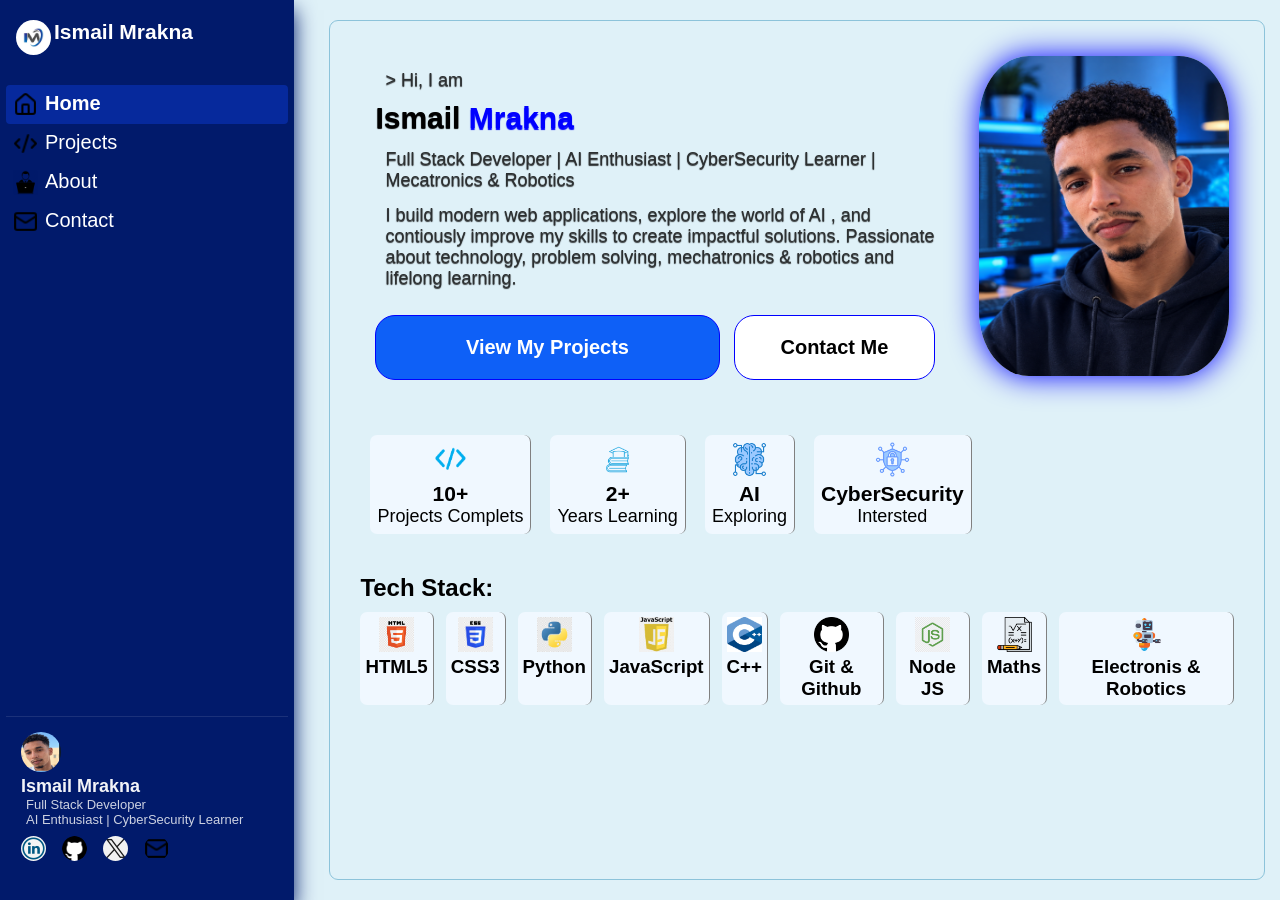
<file: index.html>
<!DOCTYPE html>
<html lang="en">
    <head>
        <meta charset="UTF-8">
        <meta name="viewport" content="width=device-width , initial-scale=1.0">
        <link rel="stylesheet" href="style.css">
        <title>Ismail Mrakna - portfolio</title>
    </head>
     <body>
        <header>
            <aside class="navigator">
                <div class="nav-first">
                    <div class="nav-logo">
                        <img class="logo" src="./images/imlogo.jpg" alt="Logo of site im" width="35px" height="35px"/>
                        <h1>Ismail Mrakna</h1>
                    </div>
                    <div class="nav_bar">
                        <a href="index.html" class="active"><img class="icon-nav" src="./images/house.png" alt="icon-nav house" width="25px" height="25px"/>Home</a>
                        <a href="projects.html" ><img class="icon-nav" src="./images/code-xml.png" alt="icon-nav code projects" width="25px" height="25px"/>Projects</a>
                        <a href="about.html" ><img class="icon-nav" src="./images/userh.png" alt="icon-nav person" width="25px" height="25px"/>About</a>
                        <a href="contact.html" ><img class="icon-nav" src="./images/mail.png" alt="icon-nav email" width="25px" height="25px"/>Contact</a>
                    </div>
                </div>
                <div class="nav-foot">
                    <img src="./images/profilelog.png" alt=" image profile Ismail" width="40px" height="40px">
                    <h2>Ismail Mrakna</h2>
                    <p>Full Stack Developer</p>
                    <p>AI Enthusiast | CyberSecurity Learner</p>
                    <div class="nav-link">
                        <a href="https://linkedin.com/in/ismailmrakna" target="_blank"><img  src="./images/linkedinblue2.png" alt="icon-link linkedin" width="25px" height="25px"/></a>
                        <a href="https://github.com/ismailmrakna-dev" target="_blank"><img  src="./images/githublogoo.webp" alt="icon-link github" width="25px" height="25px"></a>
                        <a href="https://x.com/mraknaismail" target="_blank"><img  src="./images/x-twitter-logo.png" alt="icon-link x twitter" width="25px" height="25px"/></a>
                        <a href="mraknaismail448@gmail.com" target="_blank"><img  src="./images/mail.png" alt="icon-link email" width="25px" height="25px"/></a>
                    </div>
                </div>
            </aside>
        </header>
        <main>
            <section class="content">
                <div class="presentation">
                    <div class="profile-text">
                        <p>> Hi, I am</p>
                        <h1>Ismail <span class="name">Mrakna</span></h1>
                        <p class="text-learn">Full Stack Developer | AI Enthusiast | CyberSecurity Learner | Mecatronics & Robotics</p>
                        <p class="text-intro">I build modern web applications, explore the world of AI , 
                            and contiously improve my skills to create impactful solutions.
                            Passionate about technology, problem solving, mechatronics & robotics  and lifelong learning.
                        </p>
                        <div>
                            <a href="projects.html"><button class="btn-project">View My Projects</button></a>
                            <a href="contact.html"><button class="btn-contact">Contact Me</button></a>
                        </div>

                    </div>
                    <div class="profile-img">
                        <img src="./images/profiledark.png" alt="profile of Ismail Mrakna" width="320px" height="320px">
                    </div>

                </div>
                <div class="profile-career">
                    <div  class="career">
                        <img src="./images/codeblue.png" alt="icon code" width="25px" height="25px">
                        <h3>10+</h3>
                        <p>Projects Complets</p>
                    </div>
                    <div class="career">
                        <img src="./images/learningivon.png" alt="learning icon" width="25px" height="25px">
                        <h3>2+</h3>
                        <p>Years Learning</p>
                    </div>
                    <div class="career">
                        <img src="./images/aibrain.png" alt=" AI brain" width="25px" height="25px">
                        <h3>AI</h3>
                        <p>Exploring</p>
                    </div>
                    <div class="career">
                        <img src="./images/cybersec.png" alt="icon sheild" width="25px" height="25px">
                        <h3>CyberSecurity</h3>
                        <p>Intersted</p>
                    </div>
                </div>
                <h2>Tech Stack:</h2>
                <div class="tech-stack">
            
                    <div class="stack">
                        <img src="./images/htmllogo.png" alt="html logo" width="25px" height="25px">
                        <h3>HTML5</h3>
                    </div>
                    <div class="stack">
                        <img src="./images/CSS-Logo-PNG6.webp" alt="CSS logo" width="25px" height="25px">
                        <h3>CSS3</h3>
                    </div>
                    <div class="stack">
                        <img src="./images/Python-logo.webp" alt="Python-logo" width="25px" height="25px">
                        <h3>Python</h3>
                    </div>
                    <div class="stack">
                        <img src="./images/javascriptlogo.jpg" alt="javascriptlogo" width="25px" height="25px">
                        <h3>JavaScript</h3>
                    </div>
                    <div class="stack">
                        <img src="./images/cpp.png" alt=" C++ logo" width="25px" height="25px">
                        <h3>C++</h3>
                    </div>
                    <div class="stack">
                        <img src="./images/githublogoo.webp" alt="githublogoo" width="25px" height="25px">
                        <h3>Git & Github</h3>
                    </div>
                    <div class="stack">
                        <img src="./images/nodejslogo.jpg" alt="nodejs logo" width="25px" height="25px">
                        <h3>Node JS</h3>
                    </div>
                    <div class="stack">
                        <img src="./images/maths.png" alt="maths logo" width="25px" height="25px">
                        <h3>Maths</h3>
                    </div>
                    <div class="stack">
                        <img src="./images/robotics.png" alt="icon Robot" width="25px" height="25px">
                        <h3>Electronis & Robotics</h3>
                    </div>

                </div>
            </section>
        </main>
    </body>
</html>
</file>
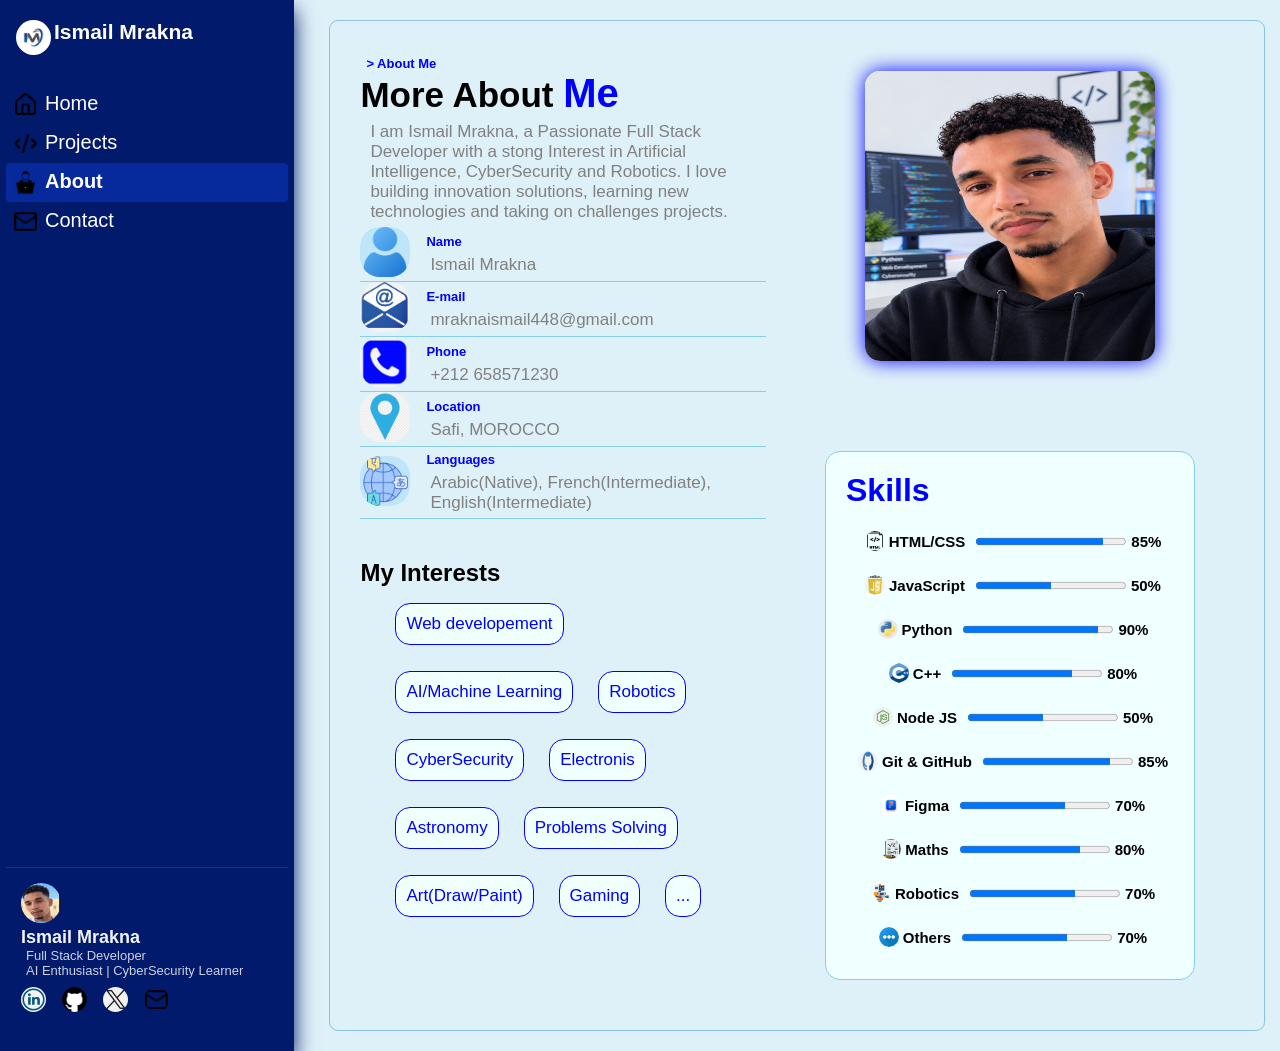
<file: about.html>
<!DOCTYPE html>
<html lang="en">
    <head>
        <meta charset="UTF-8">
        <meta name="viewport" content="width=device-width , initial-scale=1.0">
        <link rel="stylesheet" href="style.css">
        <title>Ismail Mrakna - portfolio</title>
    </head>
     <body>
        <header>
            <aside class="navigator">
                <div class="nav-first">
                    <div class="nav-logo">
                        <img class="logo" src="./images/imlogo.jpg" alt="Logo of site im" width="35px" height="35px"/>
                        <h1>Ismail Mrakna</h1>
                    </div>
                    <div class="nav_bar">
                        <a href="index.html"><img class="icon-nav" src="./images/house.png" alt="icon-nav house" width="25px" height="25px"/>Home</a>
                        <a href="projects.html" ><img class="icon-nav" src="./images/code-xml.png" alt="icon-nav code projects" width="25px" height="25px"/>Projects</a>
                        <a href="about.html" class="active"><img class="icon-nav" src="./images/userh.png" alt="icon-nav person" width="25px" height="25px"/>About</a>
                        <a href="contact.html" ><img class="icon-nav" src="./images/mail.png" alt="icon-nav email" width="25px" height="25px"/>Contact</a>
                    </div>
                </div>
                <div class="nav-foot">
                    <img src="./images/profilelog.png" alt=" image profile Ismail" width="40px" height="40px">
                    <h2>Ismail Mrakna</h2>
                    <p>Full Stack Developer</p>
                    <p>AI Enthusiast | CyberSecurity Learner</p>
                    <div class="nav-link">
                        <a href="https://linkedin.com/in/ismailmrakna" target="_blank"><img  src="./images/linkedinblue2.png" alt="icon-link linkedin" width="25px" height="25px"/></a>
                        <a href="https://github.com/ismailmrakna-dev" target="_blank"><img  src="./images/githublogoo.webp" alt="icon-link github" width="25px" height="25px"></a>
                        <a href="https://x.com/ismailmrakna" target="_blank"><img  src="./images/x-twitter-logo.png" alt="icon-link x twitter" width="25px" height="25px"/></a>
                        <a href="mraknaismail448@gmail.com" target="_blank"><img  src="./images/mail.png" alt="icon-link email" width="25px" height="25px"/></a>
                    </div>
                </div>
            </aside>
        </header>
        <main>
            <div class="content about">
                <div class="about-me">
                    <h3>> About Me</h3>
                    <h1>More About <span>Me</span></h1>
                    <p>I am Ismail Mrakna, a Passionate Full Stack Developer
                        with a stong Interest in Artificial Intelligence, CyberSecurity
                        and Robotics. I love building innovation solutions, learning new technologies
                        and taking on challenges projects.
                    </p>
                    <div class="contact-me">
                        <a  href="#" target="_blank"><img  src="images/user.png" alt="Social media icons" width="50" height="50"></a>
                        <div>
                            <h3>Name</h3>
                            <p>Ismail Mrakna</p>
                        </div>
                    </div> 
                    <div class="contact-me">
                        <a  href="mraknaismail448@gmail.com" target="_blank"><img  src="images/mail2b.webp" alt="Social media icons" width="50" height="50"></a>
                        <div>
                            <h3>E-mail</h3>
                            <p>mraknaismail448@gmail.com</p>
                        </div>
                            
                    </div>      
                    <div class="contact-me">
                        <a  href="+212 658571230" target="_blank"><img src="images/phoneblue.png" alt="Social media icons" width="50" height="50"></a>
                        <div>
                            <h3>Phone</h3>
                            <p>+212 658571230</p>
                        </div>
                    </div>  
                    <div class="contact-me">
                        <a  href="https://www.google.com/maps/place/Safi,+Maroc/data=!4m2!3m1!1s0xdac212049843597:0x6b618c47dfd85d40?sa=X&ved=1t:242&ictx=111" target="_blank"><img  src="images/locationblue.webp" alt="Social media icons" width="50" height="50"></a>
                        <div>
                            <h3>Location</h3>
                            <p>Safi, MOROCCO</p>
                        </div>
                    </div> 
                    <div class="contact-me">
                        <a  href="#" target="_blank"><img  src="images/languages.png" alt="Social media icons" width="50" height="50"></a>
                        <div>
                            <h3>Languages</h3>
                            <p>Arabic(Native), French(Intermediate), English(Intermediate)</p>
                        </div>
                    </div> 
                    <h2>My Interests</h2>
                    <div class="interest">
                        <p>Web developement</p>
                        <p>AI/Machine Learning</p>
                        <p>Robotics</p>
                        <p>CyberSecurity</p>
                        <p>Electronis</p>
                        <p>Astronomy</p>
                        <p>Problems Solving</p>
                        <p>Art(Draw/Paint)</p>
                        <p>Gaming</p>
                        <p>...</p>
                    </div>

                </div>
                <div class="about-skill">
                    <img src="./images/profilelight.png" alt="profile ismailmrakna" width="290px" height="290px">
                    <div class="about-skills">
                        <h1>Skills</h1>
                        <div class="skills">
                            <div class="skill">
                                <label for="html"><img src="./images/html.png" alt="icon html" width="20px" height="20px">HTML/CSS</label>
                                <progress  id="html" value="85" max="100"></progress>
                                <span>85%</span>
                            </div>
                            <div class="skill">
                                <label for="js"><img src="./images/javascriptlogo.jpg" alt="icon html" width="20px" height="20px">JavaScript</label>
                                <progress id="js" value="50" max="100"></progress>
                                <span>50%</span>
                            </div>
                            <div class="skill">
                                <label for="py"><img src="./images/Python-logo.webp" alt="icon html" width="20px" height="20px">Python</label>
                                <progress id="py" value="90" max="100"></progress>
                                <span>90%</span>
                            </div>
                            <div class="skill">
                                <label for="cpp"><img src="./images/cpp.png" alt="icon html" width="20px" height="20px">C++</label>
                                <progress id="cpp" value="80" max="100"></progress>
                                <span>80%</span>
                            </div>
                            <div class="skill">
                                <label for="node"><img src="./images/nodejslogo.jpg" alt="icon html" width="20px" height="20px">Node JS</label>
                                <progress id="node" value="50" max="100"></progress>
                                <span>50%</span>
                            </div>
                            <div class="skill">
                                <label for="github"><img src="./images/githubblue2.png" alt="icon html" width="20px" height="20px">Git & GitHub</label>
                                <progress id="github" value="85" max="100"></progress>
                                <span>85%</span>
                            </div>
                            <div class="skill">
                                <label for="figma"><img src="./images/figma.avif" alt="icon html" width="20px" height="20px">Figma</label>
                                <progress id="figma" value="70" max="100"></progress>
                                <span>70%</span>
                            </div>
                            <div class="skill">
                                <label for="maths"><img src="./images/maths.png" alt="icon html" width="20px" height="20px">Maths</label>
                                <progress id="maths" value="80" max="100"></progress>
                                <span>80%</span>
                            </div>
                            <div class="skill">
                                <label for="robotics"><img src="./images/robotics.png" alt="icon html" width="20px" height="20px">Robotics</label>
                                <progress id="robotics" value="70" max="100"></progress>
                                <span>70%</span>
                            </div>
                            <div class="skill">
                                <label for="other"><img src="./images/others.png" alt="icon html" width="20px" height="20px">Others</label>
                                <progress id="other" value="70" max="100"></progress>
                                <span>70%</span>
                            </div>
                        </div>
                    </div>

                </div>
            </div>
            
        </main>
    </body>
</html>
</file>
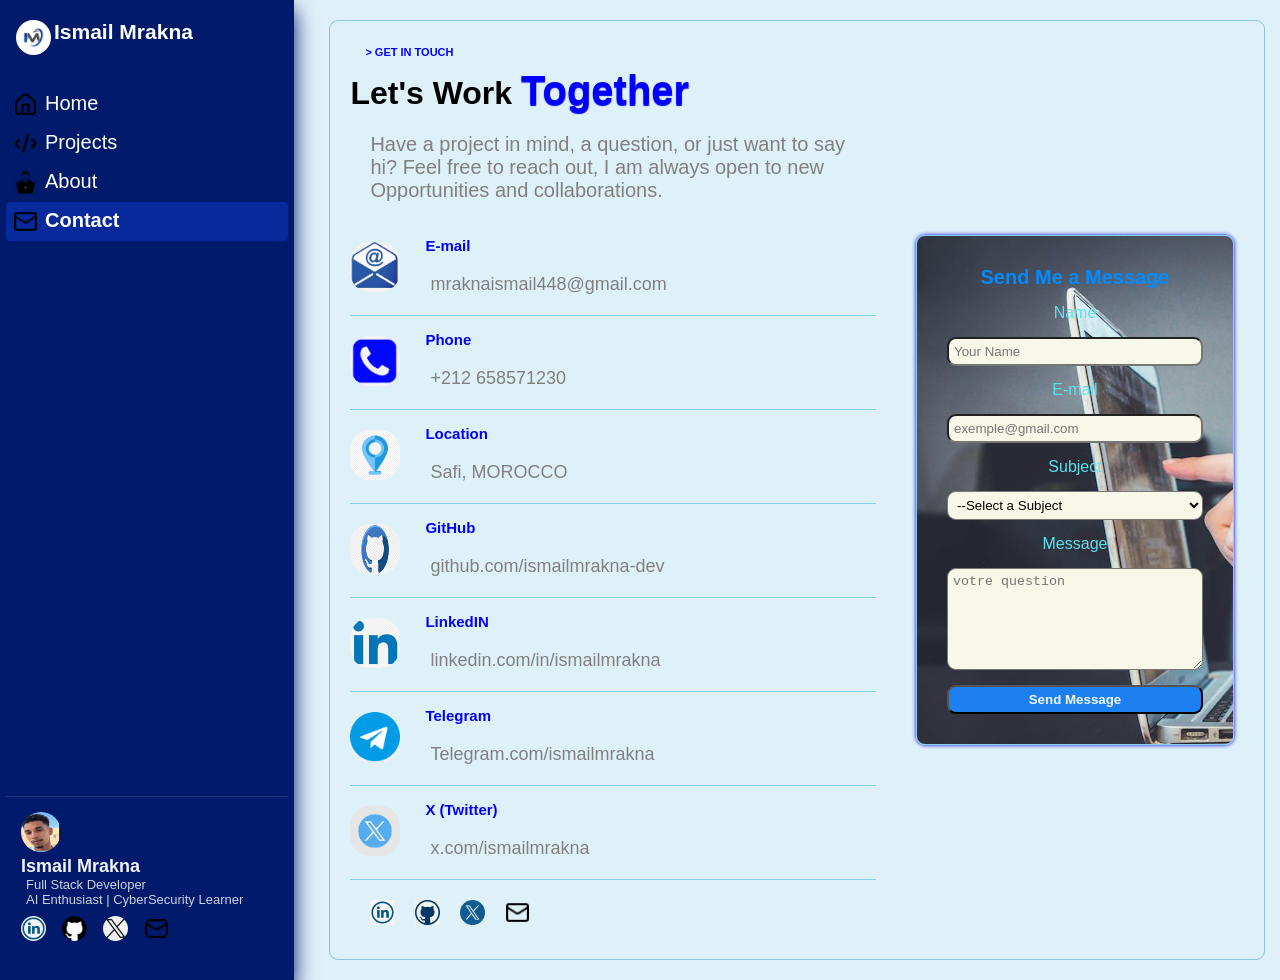
<file: contact.html>
<!DOCTYPE html>
<html lang="en">
    <head>
        <meta charset="UTF-8">
        <meta name="viewport" content="width=device-width , initial-scale=1.0">
        <link rel="stylesheet" href="style.css">
        <title>Ismail Mrakna - portfolio</title>
    </head>
     <body>
        <header>
            <aside class="navigator">
                <div class="nav-first">
                    <div class="nav-logo">
                        <img class="logo" src="./images/imlogo.jpg" alt="Logo of site im" width="35px" height="35px"/>
                        <h1>Ismail Mrakna</h1>
                    </div>
                    <div class="nav_bar">
                        <a href="index.html"><img class="icon-nav" src="./images/house.png" alt="icon-nav house" width="25px" height="25px"/>Home</a>
                        <a href="projects.html" ><img class="icon-nav" src="./images/code-xml.png" alt="icon-nav code projects" width="25px" height="25px"/>Projects</a>
                        <a href="about.html" ><img class="icon-nav" src="./images/userh.png" alt="icon-nav person" width="25px" height="25px"/>About</a>
                        <a href="contact.html" class="active" ><img class="icon-nav" src="./images/mail.png" alt="icon-nav email" width="25px" height="25px"/>Contact</a>
                    </div>
                </div>
                <div class="nav-foot">
                    <img src="./images/profilelog.png" alt=" image profile Ismail" width="40px" height="40px">
                    <h2>Ismail Mrakna</h2>
                    <p>Full Stack Developer</p>
                    <p>AI Enthusiast | CyberSecurity Learner</p>
                    <div class="nav-link">
                        <a href="https://linkedin.com/in/ismailmrakna" target="_blank"><img  src="./images/linkedinblue2.png" alt="icon-link linkedin" width="25px" height="25px"/></a>
                        <a href="https://github.com/ismailmrakna-dev" target="_blank"><img  src="./images/githublogoo.webp" alt="icon-link github" width="25px" height="25px"></a>
                        <a href="https://x.com/ismailmrakna" target="_blank"><img  src="./images/x-twitter-logo.png" alt="icon-link x twitter" width="25px" height="25px"/></a>
                        <a href="mraknaismail448@gmail.com" target="_blank"><img  src="./images/mail.png" alt="icon-link email" width="25px" height="25px"/></a>
                    </div>
                </div>
            </aside>
        </header>
        <main>
            <div class="content contact">
                <div class="reseaux-social">
                    <h3>> GET IN TOUCH</h3>
                    <h1>Let's Work <span>Together</span></h1>
                    <p>Have a project in mind, a question, or just want to say hi? 
                        Feel free to reach out, I am always open to new Opportunities and 
                        collaborations. 
                    </p>
                    <div class="contact-me">
                        <a  href="mraknaismail448@gmail.com" target="_blank"><img  src="images/mail2b.webp" alt="Social media icons" width="50" height="50"></a>
                        <div>
                            <h3>E-mail</h3>
                            <p>mraknaismail448@gmail.com</p>
                        </div>
                            
                    </div>      
                    <div class="contact-me">
                        <a  href="+212 658571230" target="_blank"><img src="images/phoneblue.png" alt="Social media icons" width="50" height="50"></a>
                        <div>
                            <h3>Phone</h3>
                            <p>+212 658571230</p>
                        </div>
                    </div>  
                    <div class="contact-me">
                        <a  href="https://www.google.com/maps/place/Safi,+Maroc/data=!4m2!3m1!1s0xdac212049843597:0x6b618c47dfd85d40?sa=X&ved=1t:242&ictx=111" target="_blank"><img  src="images/locationblue2.jpg" alt="Social media icons" width="50" height="50"></a>
                        <div>
                            <h3>Location</h3>
                            <p>Safi, MOROCCO</p>
                        </div>
                    </div> 
                    <div class="contact-me">
                        <a  href="https://github.com/ismailmrakna-dev" target="_blank"><img  src="images/githubblue2.png" alt="Social media icons" width="50" height="50"></a>
                        <div>
                            <h3>GitHub</h3>
                            <p>github.com/ismailmrakna-dev</p>
                        </div>
                    </div>  
                    <div class="contact-me">
                        <a href="https://linkedin.com/in/ismailmrakna" target="_blank"><img  src="images/linkedinblue.png" alt="Social media icons" width="50" height="50"></a>
                        <div>
                           <h3>LinkedIN</h3>
                          <p>linkedin.com/in/ismailmrakna</p>
                        </div>
                    </div> 
                    <div class="contact-me">
                        <a href="https://Telegram.com/ismailmrakna" target="_blank"><img  src="images/telegram2.jpg" alt="Social media icons" width="50" height="50"></a>
                        <div>
                            <h3>Telegram</h3>
                            <p>Telegram.com/ismailmrakna</p>
                        </div>
                    </div>
                    <div class="contact-me">
                        <a href="https://x.com/ismailmrakna" target="_blank"><img  src="images/xblue.jpg" alt="Social media icons" width="50" height="50"></a>
                        <div>
                            <h3>X (Twitter)</h3>
                            <p>x.com/ismailmrakna</p>
                        </div>
                    </div>  
                    <div class="reseaux-link">
                        <a href="https://linkedin.com/in/ismailmrakna" target="_blank"><img  src="./images/linkedinblue2.png" alt="icon-link linkedin" width="25px" height="25px"/></a>
                        <a href="https://github.com/ismailmrakna-dev" target="_blank"><img  src="./images/githubblue.jpg" alt="icon-link github" width="25px" height="25px"></a>
                        <a href="https://x.com/ismailmrakna" target="_blank"><img  src="./images/X_logo_bluef.svg.webp" alt="icon-link x twitter" width="25px" height="25px"/></a>
                        <a href="mraknaismail448@gmail.com" target="_blank"><img  src="./images/mail.png" alt="icon-link email" width="25px" height="25px"/></a>
                    </div>
                     
                      
                </div>
                <div class="send-message">
                    <form class="formulaire" action="#" method="post">
                        <h2>Send Me a Message</h2>
                        <label for="nom">Name</label>
                        <input id="nom" name="nom" type="text" placeholder="Your Name">
                        <label for="email">E-mail</label>
                        <input id="email" name="email" type="email" placeholder="exemple@gmail.com">
                        <label for="Subject">Subject</label>
                        <select name="Subject" id="Subject" required>
                            <option value="">--Select a Subject</option>
                            <option value="job">Job Opportunity</option>
                            <option value="freelance">Freelance Project</option>
                            <option value="collaboration">Collaboration</option>
                            <option value="question">Question</option>
                            <option value="feedbaxk">Feedback</option>
                            <option value="other">Other</option>
                        </select>
                        <label for="message">Message</label>
                        <textarea id="message" name="message" rows="6" placeholder="votre question"></textarea>

                        <button class="bouton" type="submit" href="#formulaire">Send Message</button>
                    </form>
                </div>
            </div>    
        </main>
    </body>
</html>
</file>
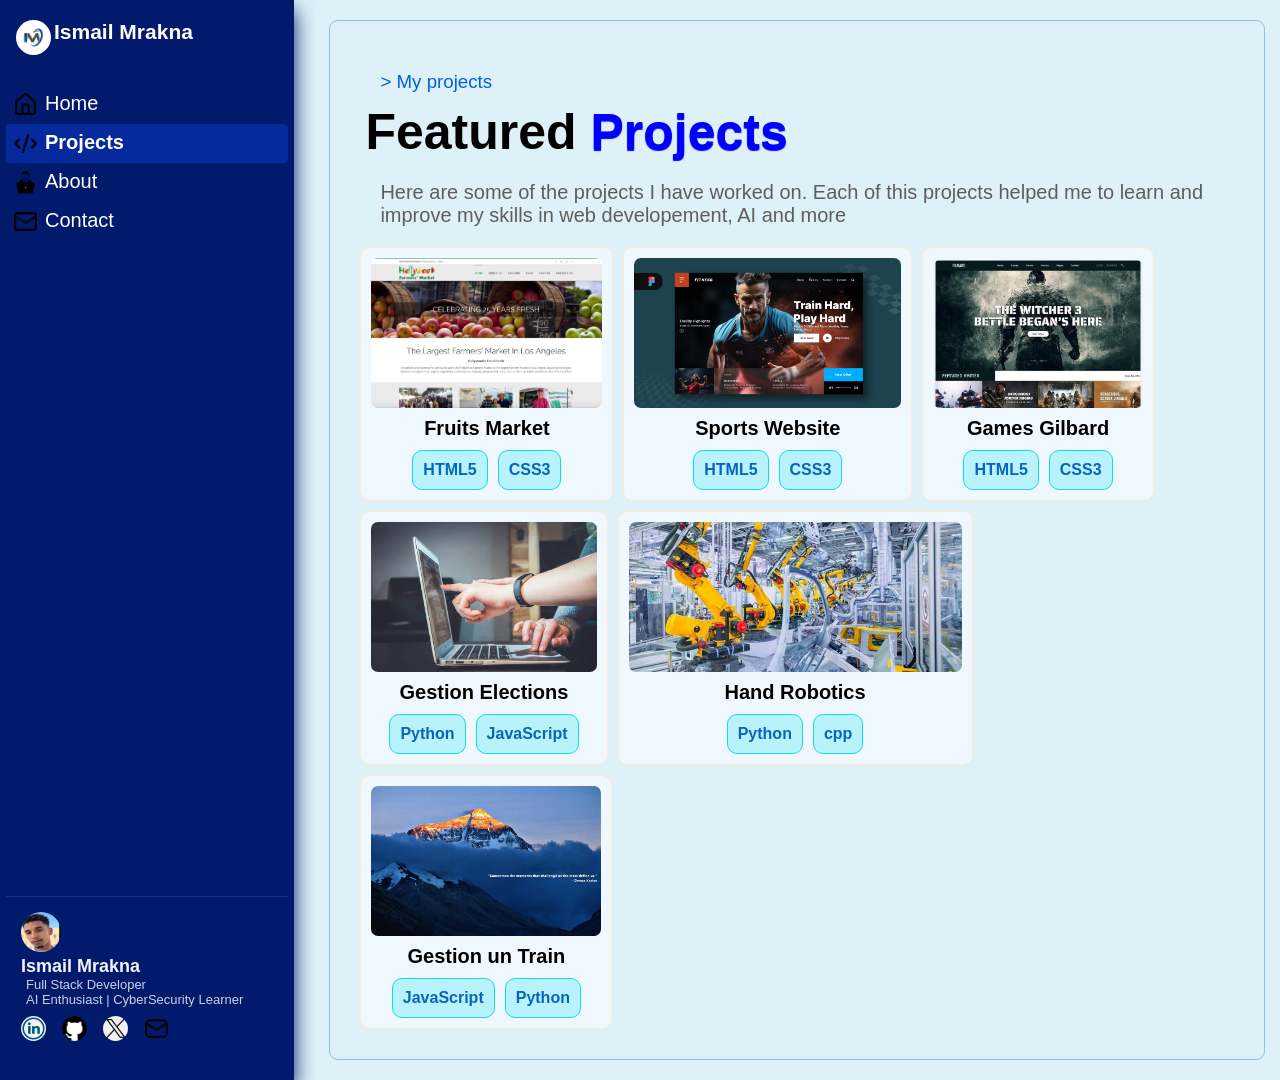
<file: projects.html>
<!DOCTYPE html>
<html lang="en">
    <head>
        <meta charset="UTF-8">
        <meta name="viewport" content="width=device-width , initial-scale=1.0">
        <link rel="stylesheet" href="style.css">
        <title>Ismail Mrakna - portfolio</title>
    </head>
     <body>
        <header>
            <aside class="navigator">
                <div class="nav-first">
                    <div class="nav-logo">
                        <img class="logo" src="./images/imlogo.jpg" alt="Logo of site im" width="35px" height="35px"/>
                        <h1>Ismail Mrakna</h1>
                    </div>
                    <div class="nav_bar">
                        <a href="index.html"><img class="icon-nav" src="./images/house.png" alt="icon-nav house" width="25px" height="25px"/>Home</a>
                        <a href="projects.html" class="active"><img class="icon-nav" src="./images/code-xml.png" alt="icon-nav code projects" width="25px" height="25px"/>Projects</a>
                        <a href="about.html" ><img class="icon-nav" src="./images/userh.png" alt="icon-nav person" width="25px" height="25px"/>About</a>
                        <a href="contact.html" ><img class="icon-nav" src="./images/mail.png" alt="icon-nav email" width="25px" height="25px"/>Contact</a>
                    </div>
                </div>
                <div class="nav-foot">
                    <img src="./images/profilelog.png" alt=" image profile Ismail" width="40px" height="40px">
                    <h2>Ismail Mrakna</h2>
                    <p>Full Stack Developer</p>
                    <p>AI Enthusiast | CyberSecurity Learner</p>
                    <div class="nav-link">
                        <a href="https://linkedin.com/in/ismailmrakna" target="_blank"><img  src="./images/linkedinblue2.png" alt="icon-link linkedin" width="25px" height="25px"/></a>
                        <a href="https://github.com/ismailmrakna-dev" target="_blank"><img  src="./images/githublogoo.webp" alt="icon-link github" width="25px" height="25px"></a>
                        <a href="https://x.com/mraknaismail" target="_blank"><img  src="./images/x-twitter-logo.png" alt="icon-link x twitter" width="25px" height="25px"/></a>
                        <a href="mraknaismail448@gmail.com" target="_blank"><img  src="./images/mail.png" alt="icon-link email" width="25px" height="25px"/></a>
                    </div>
                </div>
            </aside>
        </header>
        <main>
            <div class="content">
                <div class="projects-head">
                    <h3>> My projects</h3>
                    <h1>Featured <span>Projects</span></h1>
                    <p>Here are some of the projects I have worked on.
                        Each of this projects helped me to learn and improve
                        my skills in web developement, AI and more
                    </p>

                </div>
                <div class="projects-exemples">
                    <article class="article-project">
                        <img src="./images/fruitsmarket.png" alt="fruitsmarket web" width="100px" height="100px">
                        <h2>Fruits Market</h2>
                        <p></p>
                        <div class="tech-use">
                            <p>HTML5</p>
                            <p>CSS3</p>
                        </div>

                    </article>

                    <article class="article-project">
                        <img src="./images/sports.jpg" alt="webb of many sports" width="100px" height="100px">
                        <h2>Sports Website</h2>
                        <p></p>
                        <div class="tech-use">
                            <p>HTML5</p>
                            <p>CSS3</p>
                        </div>

                    </article>

                    <article class="article-project">
                        <img src="./images/Gilbard-Gaming-Website.webp" alt="Games Website"  width="100px" height="100px">
                        <h2>Games Gilbard</h2>
                        <p></p>
                        <div class="tech-use">
                            <p>HTML5</p>
                            <p>CSS3</p>
                        </div>

                    </article>

                    <article class="article-project">
                        <img src="./images/pcback.jpg" alt="pcback" width="100px" height="100px">
                        <h2>Gestion Elections</h2>
                        <p></p>
                        <div class="tech-use">
                            <p>Python</p>
                            <p>JavaScript</p>
                        </div>

                    </article>

                    <article class="article-project">
                        <img src="./images/mechatrimg.jpg" alt="mechatrimg" width="100px" height="100px">
                        <h2>Hand Robotics</h2>
                        <p></p>
                        <div class="tech-use">
                            <p>Python</p>
                            <p>cpp</p>
                        </div>

                    </article>

                    <article class="article-project">
                        <img src="./images/montain.jpg" alt="montain" width="100px" height="100px">
                        <h2>Gestion un Train</h2>
                        <p></p>
                        <div class="tech-use">
                            <p>JavaScript</p>
                            <p>Python</p>
                        </div>

                    </article>

                </div>
            </div>
        </main>
    </body>
</html>
</file>
<file: style.css>
* {
 margin: 0;
 padding: 0;
 box-sizing: border-box;
}
body {
    display: flex;
    min-height: 100vh;
    background: rgb(223, 241, 248);
    font-family: sans-serif,Arial, Helvetica, sans-serif;
}
a {
    text-decoration: none;
}
span{
    text-shadow: 0 2px 1px blue;
}

/* styling navigateur */ 
.header{
    display: flex;
    flex: 1;
    min-height: 100vh;
}
.navigator{
    
    display: flex;
    flex-direction: column;
    color: white;
    width: 23vw;
    min-height: 100%;
    padding: 20px 6px;
    margin-right: 20px;
    gap: 40px;
    box-shadow: 0 10px 20px rgb(1, 26, 107);
    background-color: rgb(1, 26, 107);
}
.nav-first{
    flex: 1;
}
.nav_bar{
    margin-top: 30px;
    display: flex;
    flex-direction: column;
    justify-content: center;
}
.nav_bar a{
    margin: 0 0;
    width: 100%;
    font-size: 20px;
    color:white;
    padding: 7px;
    border-radius:4px ;
    display: flex;
    gap: 7px;
}
.nav_bar a:hover{
    width: 100%;
    background-color:  rgb(9, 56, 211);
}
.nav_bar a.active{
    width: 100%;
    font-weight: 600;
    background-color:  rgb(6, 41, 156);
}
.nav_bar a.active:hover{
    width: 100%;
    background-color: rgb(14, 52, 179);
}
.nav-logo{
    margin-left: 10px;
    display: flex;
    gap: 3px;
    font-size: 14px;
    font-weight: 200;
}
.nav-logo img{
    border-radius: 50%;
}
.nav-foot{
    border-top: 1px solid rgba(255, 255, 255, 0.1);
    width: 100%;
    margin-top: auto;
    padding: 15px;
    gap: 7px;
}
.nav-foot p{
    opacity: 0.8;
    font-size: 13px;
    margin-left: 5px;
}

.nav-foot img{
    border-radius: 50%;
}
.nav-foot h2{
    opacity: 0.95;
    font-size: 18px;
}
.nav-foot .nav-link{
    margin-top: 9px;
    display: flex;
    flex-wrap: wrap;
    gap :16px;
}
.nav-foot .nav-link a img{
    width: 25px;
    height: 25px;
}
main {
    display: flex;
    flex:1;
    min-height: 100vh;
}
.content{
    min-width:60vw;
    padding:30px;
    display: flex;
    flex-direction: column;
    border: 1px solid rgb(140, 195, 218);
    border-radius: 9px;
    margin: 20px 15px;
}
.presentation{
    display: flex;
    justify-content: center;
    gap: 20px;

    padding: 5px;
    border-radius: 9px;
}
.profile-text{
    text-shadow: 0px 1px 1px;
    flex: 2;
    display: flex;
    gap: 10px;
    flex-direction: column;
    padding: 10px;
}
.profile-img img{
    margin-right: auto;
    width: 250px;
    border-radius: 20%;
    box-shadow: 0 0 30px blue;
    flex: 1;
}
.profile-text h1{
    font-weight: 800;
    font-size: 30px;
}
.profile-text h1 span{
    color: blue;
}
.profile-text p {
    margin-top: 4px;
    margin-left: 10px;
    font-size: 18px;
    opacity: 0.8;
}
.btn-project {
    width: 60%;
    margin-top: 16px;
    margin-right: 10px;
    padding: 20px;
    color:white;
    border:1px solid blue;
    font-weight: 600;
    font-size: 20px;
    border-radius: 20px;
    background-color: rgb(14, 96, 247);
    cursor: pointer;
}
.btn-contact {
    padding: 20px;
    width: 35%;
    margin-top: 16px;
    color:black;
    font-size: 20px;
    border:1px solid blue;
    font-weight: 600;
    border-radius: 20px;
    background-color: white;
    cursor: pointer;
}
.profile-career{
    display: flex;
    gap :19px;
    margin: 40px 10px;
}
.profile-career .career{
    font-size: 18px;
    text-align: center;
    border-right: 1px solid grey;
    padding: 7px;
    background-color: aliceblue;
    border-radius: 7px;
}
.profile-career .career img{
    width: 35px;
    height: 35px;
}
.tech-stack{
    margin-top: 10px;
    display: flex;
    gap: 12px;
}
.tech-stack .stack{
    text-align: center;
    border-right: 1px solid grey;
    padding: 5px;
    background-color: aliceblue;
    border-radius:7px;
    
}
.tech-stack .stack img{
    width: 35px;
    height: 35px;
    
}
/* Projects */
.projects-head h3{
   color: rgb(0, 97, 224);
   font-weight: 300;
   margin-top: 20px;
   margin-left: 20px;
}
.projects-head h1{
    margin: 10px 5px;
   font-weight: 600;
   font-size: 50px;

}
.projects-head h1 span{
   color: blue;

}
.projects-head p{
    font-size: 20px;
    color: rgb(95, 94, 94);
    margin: 20px 20px;

}
.projects-exemples{
    display: flex;
    flex-wrap: wrap;
    gap: 10px;
}
.article-project{
    border: 1px solid blanchedalmond;
    border-radius: 10px;
    padding: 10px;
    background-color: aliceblue;
    text-align: center;
}
.article-project img{
    width: 100%;
    height: 150px;
    border-radius: 7px;
    margin-bottom: 5px;
}
.article-project h2{
    font-size: 20px;
    margin-bottom: 10px;
}
.article-project .tech-use{
    display: flex;
    gap: 10px;
    justify-content: center;
}
.article-project .tech-use p{
    padding: 10px;
    font-size: 16px;
    font-weight: 600;
    border-radius: 10px;
    color: rgb(8, 101, 189);
    background-color: rgb(184, 242, 250);
    border: 1px solid rgb(17, 218, 233);
}
/*-- contact page -- */
/*1.formulaire */

.content.contact{
    display: flex;
    flex-direction: row;
    gap: 20px;
    padding: 10px;
}
.send-message{
    background: url("./images/pcback.jpg");
    color: rgb(94, 225, 235);
    border: 1px solid skyblue;
    padding: 30px;
    box-shadow: 0 0 4px blue;
    margin: auto 20px;
    border-radius: 9px;
}
.formulaire{
    width: 20vw;
    display: flex;
    flex-direction: column;
    justify-content: center;
    gap: 15px;
    align-items: center;
}
.formulaire input,textarea, select , button{
    border-radius: 9px;
    padding: 5px;
    background-color: rgb(248, 248, 232);
    width: 100%;
}
.formulaire button{
    color: aliceblue;
    font-weight: 600;
    background-color: rgb(28, 128, 241);
}
.formulaire h2{
    font-size: 20px;
    font-weight: 600;
    color: rgb(0, 140, 255);
}
/*2. contact reseaux */
.reseaux-social{
    margin-left: 10px;
}
.reseaux-social h3{
    color: blue;
    font-size: 11px;
    font-weight: 800;
    margin-left: 15px;
    margin-top: 15px;
    margin-bottom: 10px;
}
.reseaux-social h1{
    font-weight: 800;
}
.reseaux-social h1 span{
    color: blue;
    font-size: 40px;
}
.reseaux-social p {
    margin: 20px;
    color: gray;
    font-size: 20px;
}
.contact-me{
    display: flex;
    gap: 10px;
    align-items: center;
    border-bottom:1px solid skyblue;
}
.contact-me h3{
    font-size: 15px;
}
.contact-me p{
    font-size: 18px;
}
.contact-me img{
    background-color:rgb(191, 230, 248);
    border-radius: 20px;
    
}
.reseaux-link{
    margin: 20px 20px;
    display: flex;
    gap: 20px;
}
/* About */
.content.about{
    display: flex;
    flex-direction: row;
    gap: 20px;
}
.about-me h3{
    margin-top: 5px;
    margin-left: 6px;
    color: blue;
    font-size: 13px;
    font-weight: 600;
}
.about-me h1{
    font-size: 35px;
    font-weight: 800;
}
.about-me h1 span{
    text-shadow: none;
    font-size: 40px;
    font-weight: 800;
    color: blue;
}
.about-me p{
    color: gray;
    font-size: 17px;
    margin-left: 10px;
    margin-top: 6px;
    margin-bottom: 5px;
}
.about-me h2{
    margin-top: 40px;
}
.about-me .interest{
    padding: 10px;
    margin-left: 15px;
    display: flex;
    flex-wrap: wrap;
    gap: 15px;
}
.about-me .interest p{
    color: blue;
    background-color: azure;
    border: 1.5px solid blue;
    border-radius: 15px;
    padding: 10px;
}
.about-skill{
    min-width: 35vw;
    padding: 20px;
    display: flex;
    flex-direction: column;
    justify-content: center;
    align-items: center;
    gap: 20px;
}
.about-skill img{
    border-radius: 15px;
    box-shadow: 0 0 20px blue;
}
.about-skills {
    border: 1px solid skyblue;
    background-color: azure;
    padding: 20px;
    margin-top: 70px;
    border-radius: 15px;
}
.about-skills img{
    box-shadow: none;
}
.about-skills h1{
    color: blue;
    margin-bottom: 10px;
}
.about-skills .skill{
    padding: 6px;
    display: flex;
    justify-content: center;
    align-items: center;
    gap: 5px;
    font-size: 15px;
    font-weight: 600;
}
.about-skills .skill span{
    text-shadow: none;
}
.about-skills label{
    padding: 6px;
    display: flex;
    justify-content: center;
    align-items: center;
    gap: 4px;
    font-size: 15px;
    font-weight: 600;
}
</file>
